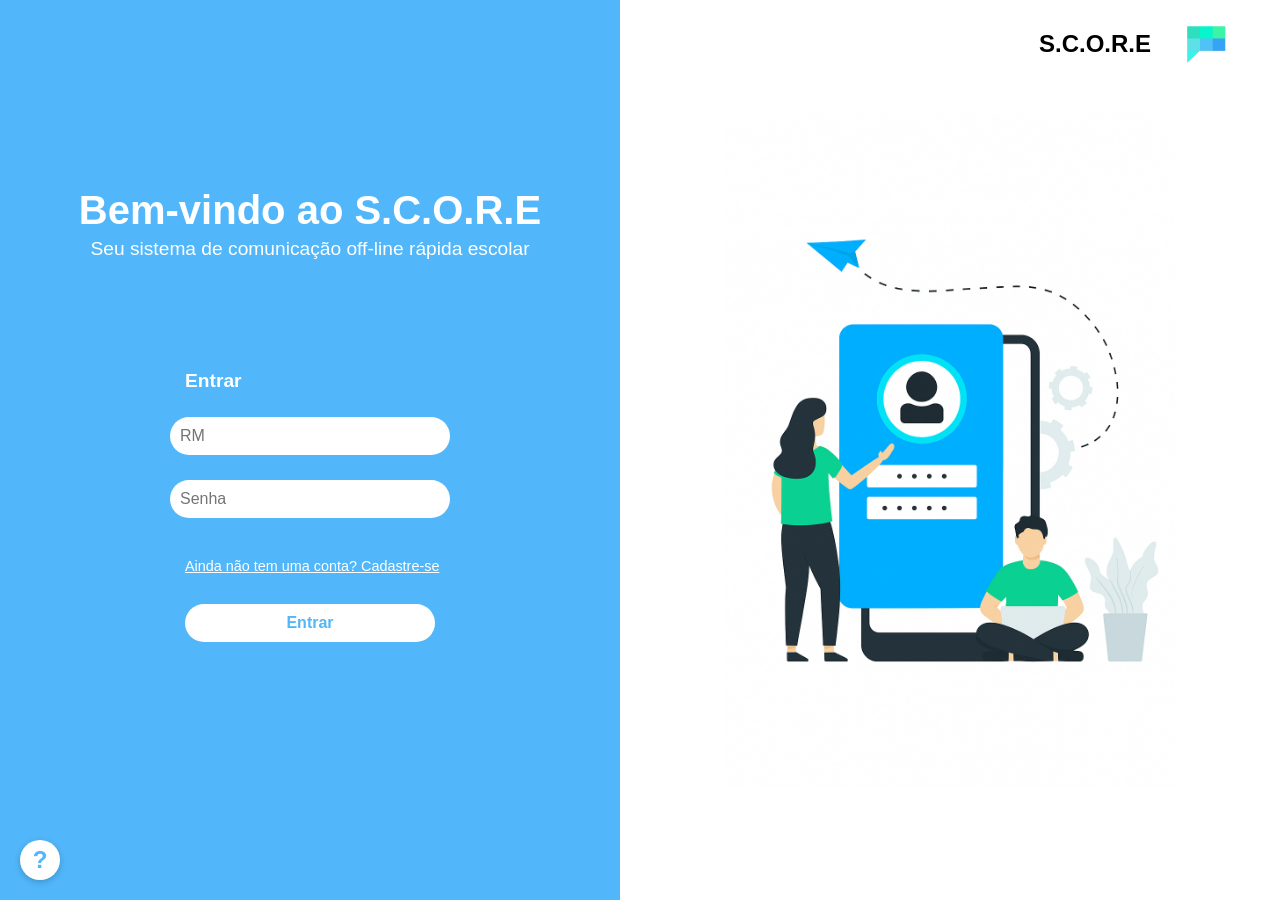
<file: ScoreSeparado/index.html>
<!DOCTYPE html>
<html lang="pt-br">

<head>
  <meta charset="UTF-8" />
  <title>Home - S.C.O.R.E</title>
  <meta name="viewport" content="width=device-width, initial-scale=1" />
  <link rel="stylesheet" href="style.css">
  <script src="index.js" defer></script>
</head>

<body>
  <div class="container">
    <div class="left-side">

      <div class="welcome-text">
        <h1 class="fade-in">Bem-vindo ao S.C.O.R.E</h1>
        <p class="subtitle">Seu sistema de comunicação off-line rápida escolar</p>
      </div>

      <form class="login-form" id="formLogin">
        <p class="login-title">Entrar</p>

        <div class="input-group" id="userGroup">
          <input type="number" id="rm" placeholder="RM" required />
          <span class="icon success-icon">✔️</span>
          <span class="icon error-icon">❌</span>
          <div class="error-message">Por favor, preencha o RM.</div>
        </div>

        <div class="input-group" id="senhaGroup">
          <input type="password" id="senha" placeholder="Senha" required />
          <span class="icon success-icon">✔️</span>
          <span class="icon error-icon">❌</span>
          <div class="error-message">Por favor, preencha a senha.</div>
        </div>

        <span id="mensagem"></span>

        <a href="./cadastrar/cadastrar.html" class="signup-link">Ainda não tem uma conta? Cadastre-se</a>
        <button type="button" id="btnLogin">Entrar</button>
      </form>



    </div>

    <div class="header">
      <span>S.C.O.R.E</span>
      <img src="./pictures/logo.jpg" alt="Logo" />
    </div>

    <div class="right-side">
      <img src="./pictures/login.png" alt="Login" />
    </div>
  </div>

  <a href="tutorialLogin.html" class="help-button" title="Ajuda / Tutorial">?</a>

</body>

</html>
</file>
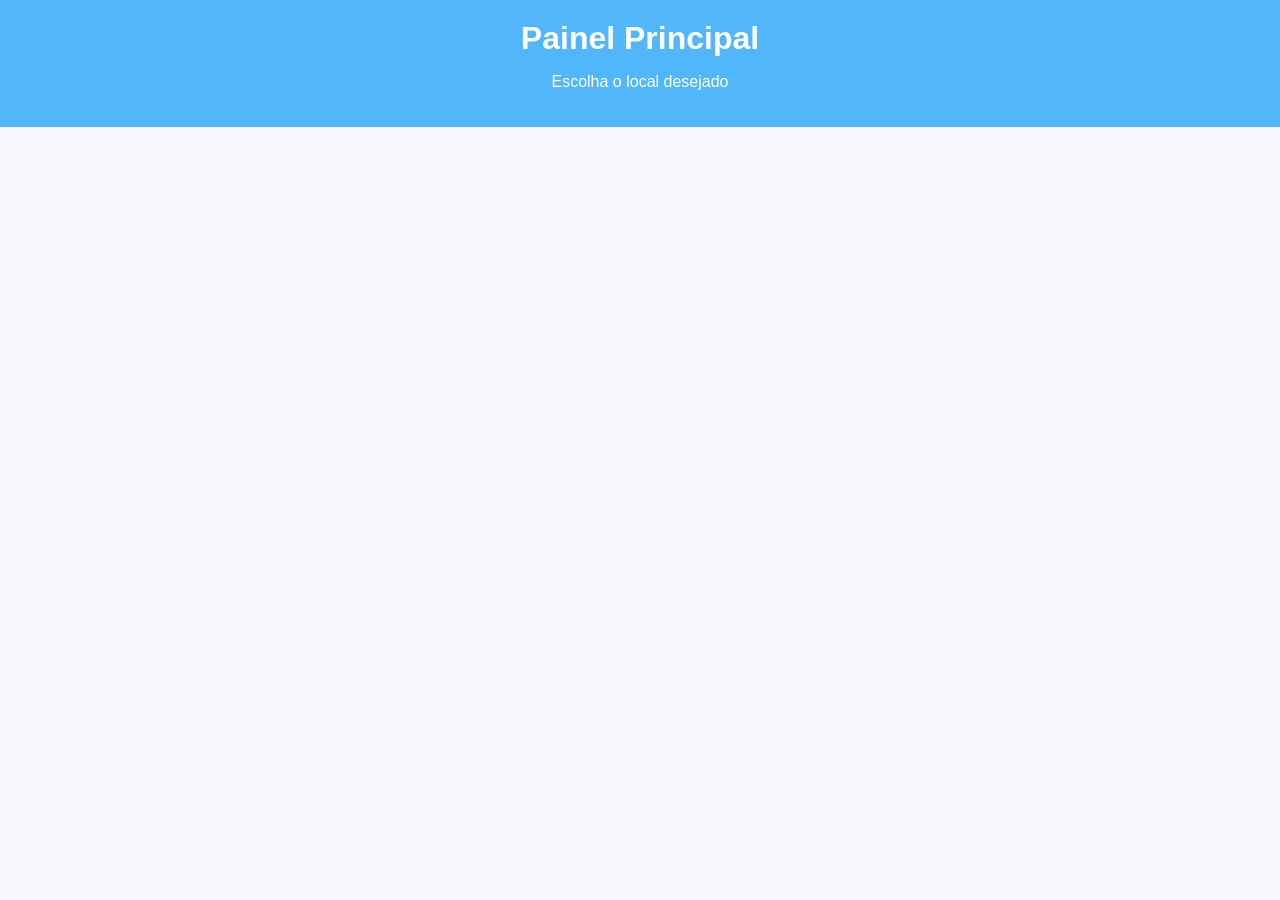
<file: ScoreSeparado/principal/index.html>
<!DOCTYPE html>
<html lang="pt-BR">
<head>
    <meta charset="UTF-8">
    <title>Painel Principal</title>
    <link rel="stylesheet" href="style.css">
    <script>
       document.addEventListener("DOMContentLoaded", () => {
    const container = document.querySelector(".botoes-container");

    fetch("get_locais.php")
        .then(res => res.json())
        .then(locais => {
            locais.forEach(local => {
                const btn = document.createElement("button");
                btn.className = "btn-local";
                btn.textContent = local;
                btn.dataset.local = local;
                btn.addEventListener("click", () => {
                    window.location.href = `chat/chat.php?local=${encodeURIComponent(local)}`;
                });
                container.appendChild(btn);
            });
        })
        .catch(err => console.error("Erro ao carregar locais:", err));
});

    </script>
</head>
<body>
    <header>
        <h1>Painel Principal</h1>
        <p>Escolha o local desejado</p>
    </header>
  

    <main class="botoes-container"></main>

</body>
</html>
</file>
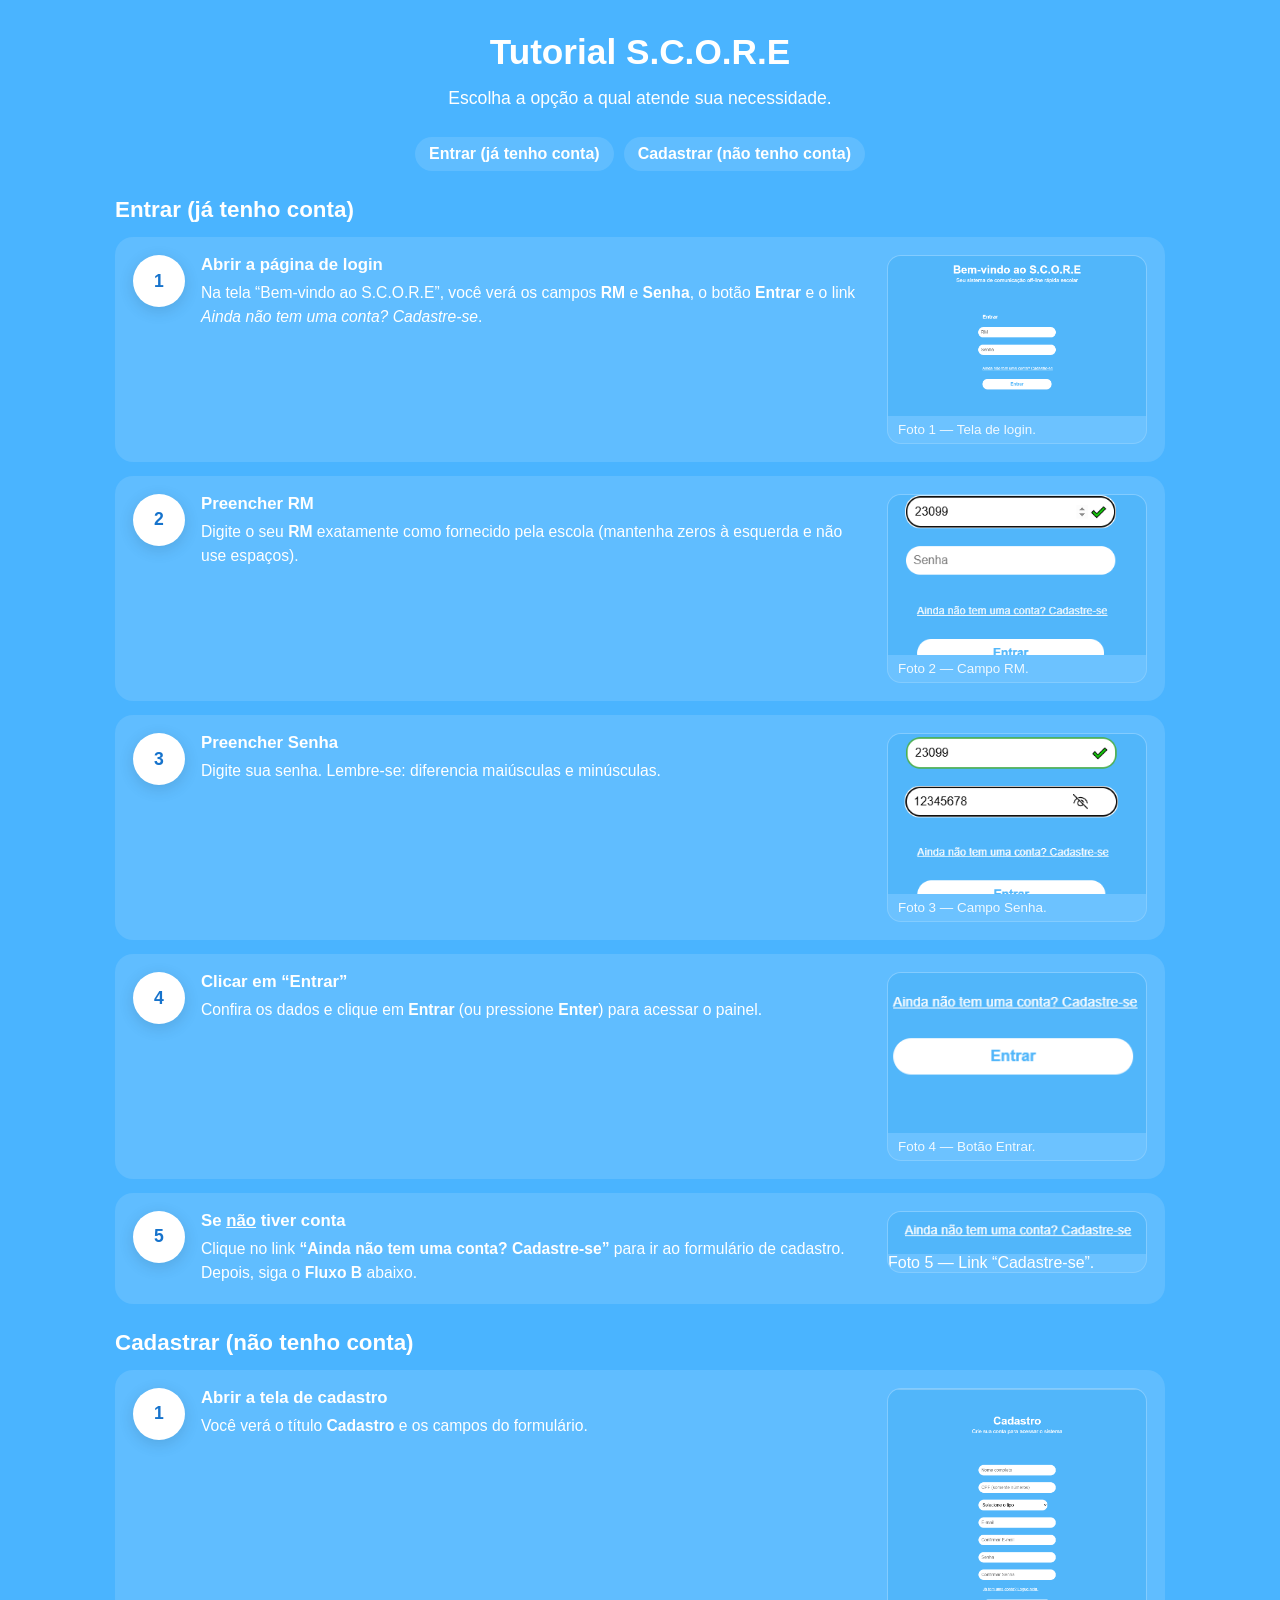
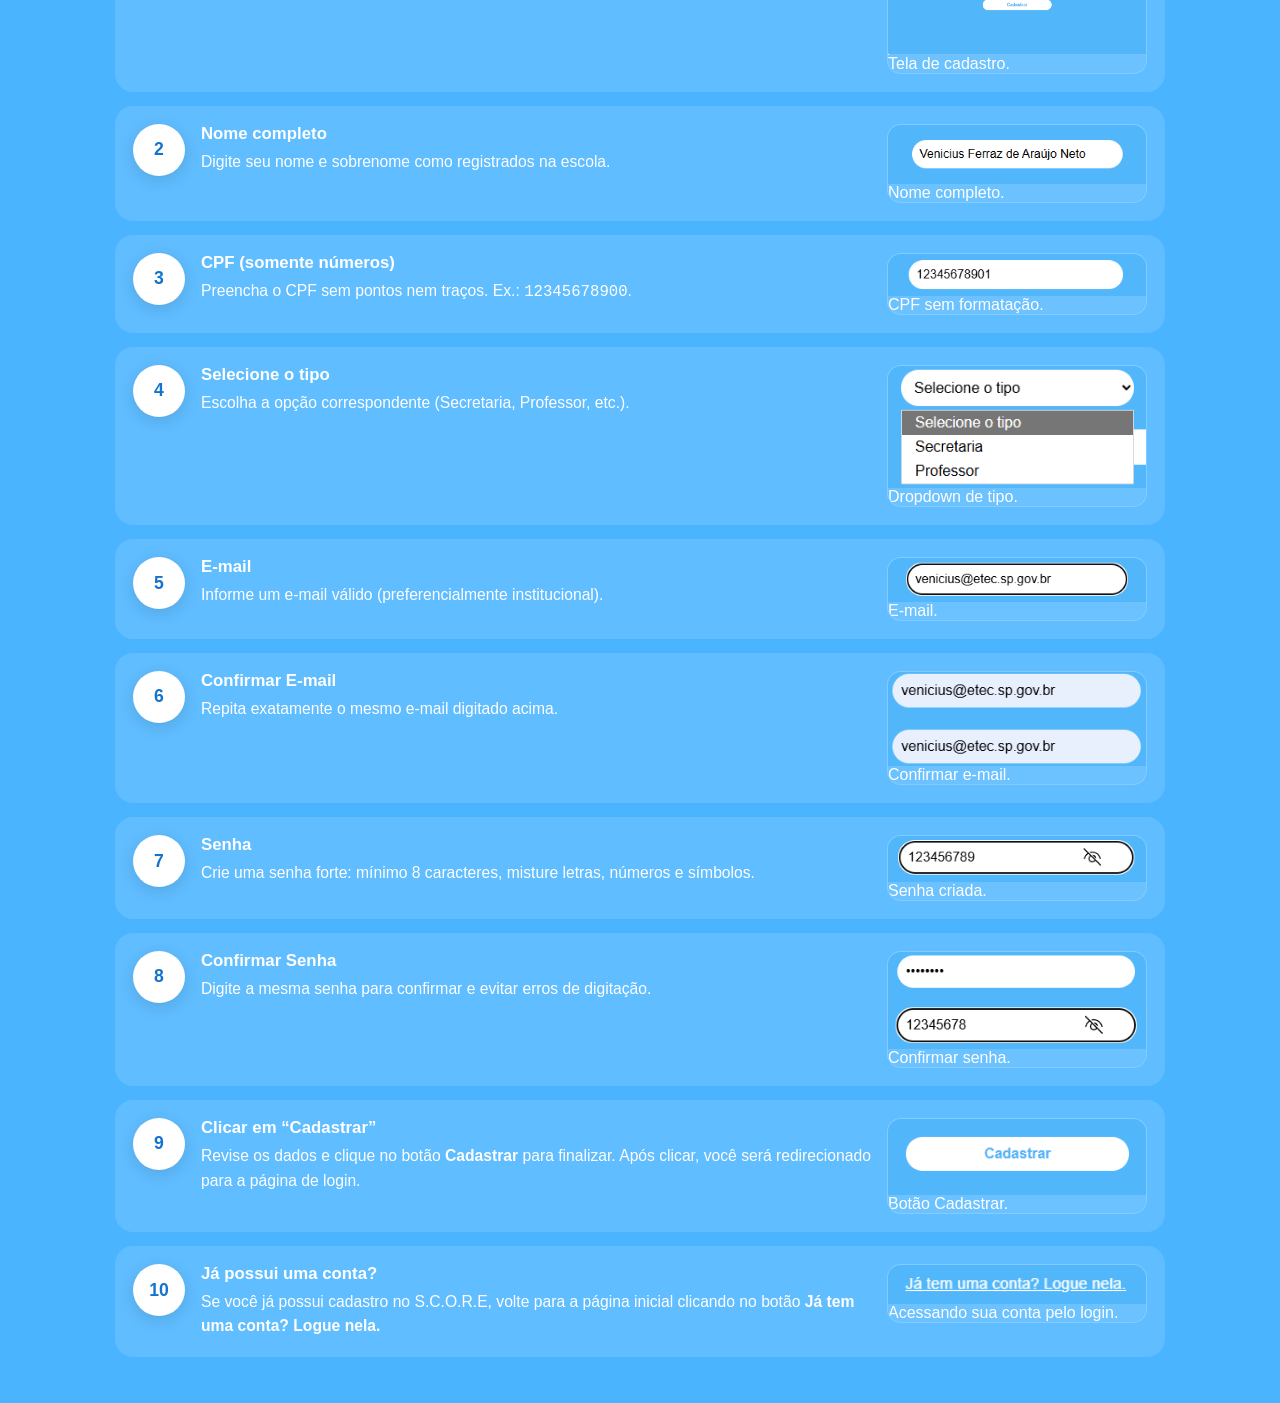
<file: ScoreSeparado/tutorialLogin.html>
<!DOCTYPE html>
<html lang="pt-br">

<head>
    <meta charset="UTF-8" />
    <title>Tutorial - S.C.O.R.E</title>
    <meta name="viewport" content="width=device-width, initial-scale=1" />
    <link rel="stylesheet" href="style.css">
    <style>
        :root {
            --blue: #4ab4ff;
            --card-bg: rgba(255, 255, 255, .12);
            --radius: 18px;
        }

        body {
            margin: 0;
            font-family: Arial, sans-serif;
            background: var(--blue);
            color: #fff;
        }

        .tutorial-wrap {
            max-width: 1050px;
            margin: 0 auto;
            padding: 32px 20px;
        }

        .title {
            font-size: 2.2rem;
            text-align: center;
            margin: 0 0 16px;
            animation: fadeDown 0.8s ease both;
        }

        .subtitle {
            opacity: .9;
            text-align: center;
            margin: 0 0 28px;
            animation: fadeDown 0.9s ease both;
        }

        .nav-chips {
            display: flex;
            gap: 10px;
            justify-content: center;
            flex-wrap: wrap;
            margin-bottom: 22px;
        }

        .chip {
            background: var(--card-bg);
            padding: 8px 14px;
            border-radius: 999px;
            color: #fff;
            text-decoration: none;
            font-weight: 600
        }

        h2.flow-title {
            margin: 26px 0 14px;
            font-size: 1.4rem;
        }

        .step-card {
            background: var(--card-bg);
            border-radius: var(--radius);
            padding: 18px;
            display: grid;
            grid-template-columns: 52px 1fr 260px;
            gap: 16px;
            align-items: start;
            animation: fadeInOnly 0.9s ease both;
            margin-bottom: 14px;
        }

        .num {
            width: 52px;
            height: 52px;
            border-radius: 50%;
            display: flex;
            align-items: center;
            justify-content: center;
            background: #fff;
            color: #1673cc;
            font-weight: 800;
            font-size: 1.1rem;
            box-shadow: 0 4px 16px rgba(0, 0, 0, .12)
        }

        .step-body h3 {
            margin: 0 0 6px;
            font-size: 1.05rem;
            color: #fff
        }

        .step-body p,
        .step-body ul {
            margin: 0;
            line-height: 1.55;
            font-size: .98rem
        }

        .step-body ul {
            padding-left: 18px;
            margin-top: 6px
        }

        figure.step-fig {
            margin: 0;
            background: rgba(255, 255, 255, .08);
            border-radius: 14px;
            overflow: hidden;
            border: 1px solid rgba(255, 255, 255, .16)
        }

        figure.step-figB {
            margin: 0;
            background: rgba(255, 255, 255, .08);
            border-radius: 14px;
            overflow: hidden;
            border: 1px solid rgba(255, 255, 255, .16)
        }

        figure.step-figB img {
            display: block;
            width: 100%;
            height: 100%;
            object-fit: cover
        }

        figure.step-fig img {
            display: block;
            width: 100%;
            height: 160px;
            object-fit: cover
        }

        figure.step-fig figcaption {
            font-size: .84rem;
            padding: 6px 10px;
            opacity: .9
        }

        @media (max-width:900px) {
            .step-card {
                grid-template-columns: 52px 1fr
            }

            figure.step-fig {
                grid-column: 1/-1;
                margin-top: 8px
            }
        }

        /* animações iguais ao seu projeto */
        @keyframes fadeDown {
            0% {
                opacity: 0;
                transform: translateY(-12px)
            }

            100% {
                opacity: 1;
                transform: translateY(0)
            }
        }

        @keyframes fadeInOnly {
            from {
                opacity: 0
            }

            to {
                opacity: 1
            }
        }
    </style>
</head>

<body>
    <div class="tutorial-wrap">
        <h1 class="title">Tutorial S.C.O.R.E</h1>
        <p class="subtitle">Escolha a opção a qual atende sua necessidade.</p>

        <div class="nav-chips">
            <a class="chip" href="#fluxo-login">Entrar (já tenho conta)</a>
            <a class="chip" href="#fluxo-cadastro">Cadastrar (não tenho conta)</a>
        </div>

        <!-- ==================== FLUXO A: LOGIN ==================== -->
        <section id="fluxo-login" aria-labelledby="t-login">
            <h2 id="t-login" class="flow-title">Entrar (já tenho conta)</h2>

            <article class="step-card">
                <div class="num">1</div>
                <div class="step-body">
                    <h3>Abrir a página de login</h3>
                    <p>Na tela “Bem-vindo ao S.C.O.R.E”, você verá os campos <strong>RM</strong> e
                        <strong>Senha</strong>, o botão <strong>Entrar</strong> e o link <em>Ainda não tem uma conta?
                            Cadastre-se</em>.</p>
                </div>
                <figure class="step-fig">
                    <img src="./pictures/pagInicial.png" alt="Tela de login - visão geral">
                    <figcaption>Foto 1 — Tela de login.</figcaption>
                </figure>
            </article>

            <article class="step-card">
                <div class="num">2</div>
                <div class="step-body">
                    <h3>Preencher RM</h3>
                    <p>Digite o seu <strong>RM</strong> exatamente como fornecido pela escola (mantenha zeros à esquerda
                        e não use espaços).</p>
                </div>
                <figure class="step-fig">
                    <img src="./pictures/rmP.png" alt="Campo RM preenchido">
                    <figcaption>Foto 2 — Campo RM.</figcaption>
                </figure>
            </article>

            <article class="step-card">
                <div class="num">3</div>
                <div class="step-body">
                    <h3>Preencher Senha</h3>
                    <p>Digite sua senha. Lembre-se: diferencia maiúsculas e minúsculas.</p>
                </div>
                <figure class="step-fig">
                    <img src="./pictures/senhaP.png" alt="Campo senha preenchido">
                    <figcaption>Foto 3 — Campo Senha.</figcaption>
                </figure>
            </article>

            <article class="step-card">
                <div class="num">4</div>
                <div class="step-body">
                    <h3>Clicar em “Entrar”</h3>
                    <p>Confira os dados e clique em <strong>Entrar</strong> (ou pressione <strong>Enter</strong>) para
                        acessar o painel.</p>
                </div>
                <figure class="step-fig">
                    <img src="./pictures/btEntrar.png" alt="Botão Entrar destacado">
                    <figcaption>Foto 4 — Botão Entrar.</figcaption>
                </figure>
            </article>

            <article class="step-card">
                <div class="num">5</div>
                <div class="step-body">
                    <h3>Se <u>não</u> tiver conta</h3>
                    <p>Clique no link <strong>“Ainda não tem uma conta? Cadastre-se”</strong> para ir ao formulário de
                        cadastro. Depois, siga o <strong>Fluxo B</strong> abaixo.</p>
                </div>
                <figure class="step-figB">
                    <img src="./pictures/cadLog.png" alt="Link Cadastre-se destacado">
                    <figcaption>Foto 5 — Link “Cadastre-se”.</figcaption>
                </figure>
            </article>
        </section>

        <!-- ==================== FLUXO B: CADASTRO ==================== -->
        <section id="fluxo-cadastro" aria-labelledby="t-cad">
            <h2 id="t-cad" class="flow-title">Cadastrar (não tenho conta)</h2>

            <article class="step-card">
                <div class="num">1</div>
                <div class="step-body">
                    <h3>Abrir a tela de cadastro</h3>
                    <p>Você verá o título <strong>Cadastro</strong> e os campos do formulário.</p>
                </div>
                <figure class="step-figB">
                    <img src="./pictures/pagCad.png" alt="Tela de cadastro - visão geral">
                    <figcaption>Tela de cadastro.</figcaption>
                </figure>
            </article>

            <article class="step-card">
                <div class="num">2</div>
                <div class="step-body">
                    <h3>Nome completo</h3>
                    <p>Digite seu nome e sobrenome como registrados na escola.</p>
                </div>
                <figure class="step-figB">
                    <img src="./pictures/campoNome.png" alt="Campo Nome completo">
                    <figcaption>Nome completo.</figcaption>
                </figure>
            </article>

            <article class="step-card">
                <div class="num">3</div>
                <div class="step-body">
                    <h3>CPF (somente números)</h3>
                    <p>Preencha o CPF sem pontos nem traços. Ex.: <code>12345678900</code>.</p>
                </div>
                <figure class="step-figB">
                    <img src="./pictures/cpfP.png" alt="Campo CPF">
                    <figcaption>CPF sem formatação.</figcaption>
                </figure>
            </article>

            <article class="step-card">
                <div class="num">4</div>
                <div class="step-body">
                    <h3>Selecione o tipo</h3>
                    <p>Escolha a opção correspondente (Secretaria, Professor, etc.).</p>
                </div>
                <figure class="step-figB">
                    <img src="./pictures/campoTipo.png" alt="Seleção de tipo">
                    <figcaption>Dropdown de tipo.</figcaption>
                </figure>
            </article>

            <article class="step-card">
                <div class="num">5</div>
                <div class="step-body">
                    <h3>E-mail</h3>
                    <p>Informe um e-mail válido (preferencialmente institucional).</p>
                </div>
                <figure class="step-figB">
                    <img src="./pictures/emailP.png" alt="Campo E-mail">
                    <figcaption>E-mail.</figcaption>
                </figure>
            </article>

            <article class="step-card">
                <div class="num">6</div>
                <div class="step-body">
                    <h3>Confirmar E-mail</h3>
                    <p>Repita exatamente o mesmo e-mail digitado acima.</p>
                </div>
                <figure class="step-figB">
                    <img src="./pictures/confEmail.png" alt="Campo Confirmar E-mail">
                    <figcaption>Confirmar e-mail.</figcaption>
                </figure>
            </article>

            <article class="step-card">
                <div class="num">7</div>
                <div class="step-body">
                    <h3>Senha</h3>
                    <p>Crie uma senha forte: mínimo 8 caracteres, misture letras, números e símbolos.</p>
                </div>
                <figure class="step-figB">
                    <img src="./pictures/senhaP2.png" alt="Campo Senha">
                    <figcaption>Senha criada.</figcaption>
                </figure>
            </article>

            <article class="step-card">
                <div class="num">8</div>
                <div class="step-body">
                    <h3>Confirmar Senha</h3>
                    <p>Digite a mesma senha para confirmar e evitar erros de digitação.</p>
                </div>
                <figure class="step-figB">
                    <img src="./pictures/confSenha.png" alt="Campo Confirmar Senha">
                    <figcaption>Confirmar senha.</figcaption>
                </figure>
            </article>

            <article class="step-card">
                <div class="num">9</div>
                <div class="step-body">
                    <h3>Clicar em “Cadastrar”</h3>
                    <p>Revise os dados e clique no botão <strong>Cadastrar</strong> para finalizar. Após clicar, você será redirecionado para a página de login.</p>
                </div>
                <figure class="step-figB">
                    <img src="./pictures/btnCadastrar.png" alt="Botão Cadastrar">
                    <figcaption>Botão Cadastrar.</figcaption>
                </figure>
            </article>

            <article class="step-card">
                <div class="num">10</div>
                <div class="step-body">
                    <h3>Já possui uma conta?</h3>
                    <p>Se você já possui cadastro no S.C.O.R.E, volte para a página inicial clicando no botão <strong>Já tem uma conta? Logue nela.</strong></p>
                </div>
                <figure class="step-figB">
                    <img src="./pictures/jaTemConta.png" alt="Tela de login do S.C.O.R.E">
                    <figcaption> Acessando sua conta pelo login.</figcaption>
                </figure>
            </article>
            

           
        </section>
    </div>
</body>

</html>
</file>
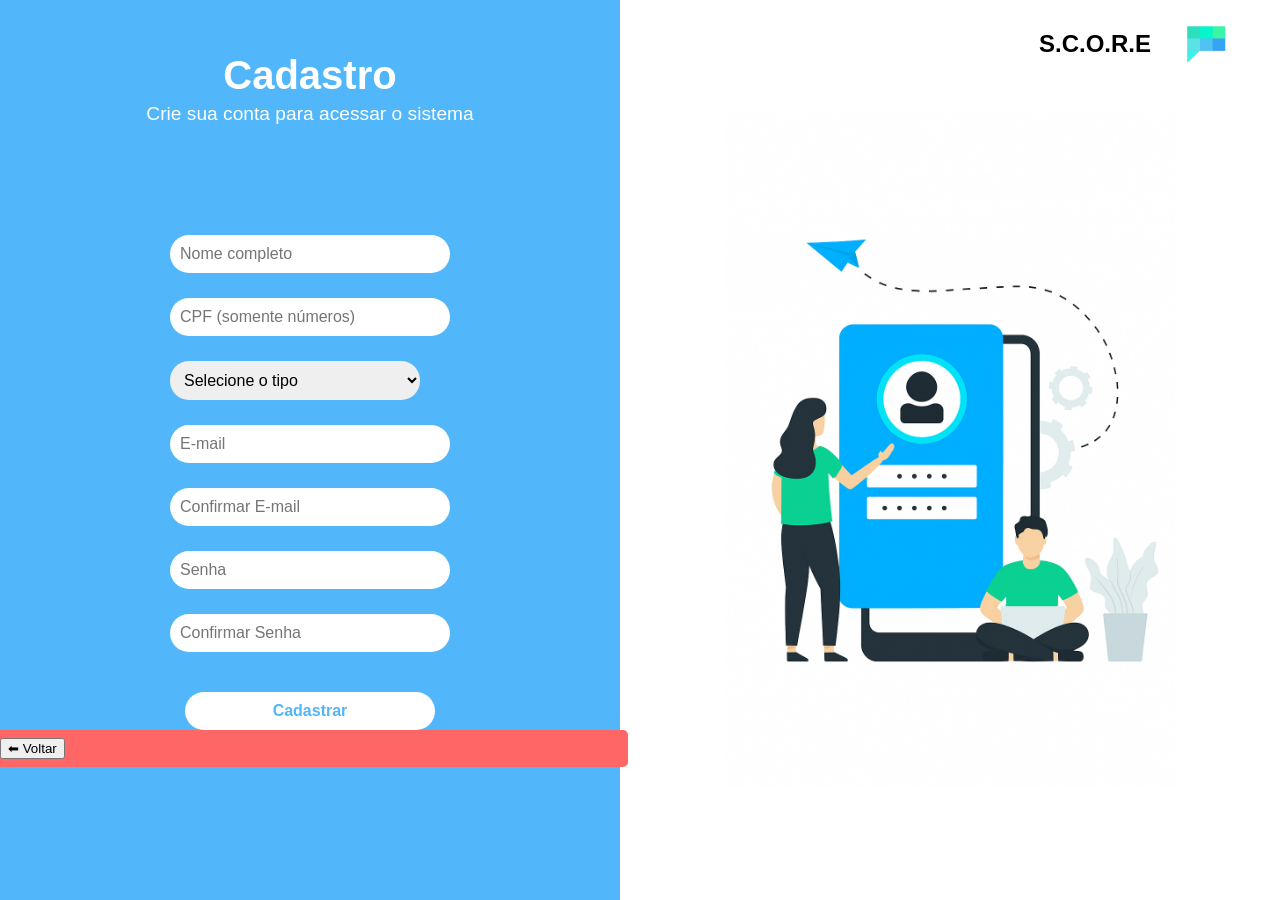
<file: ScoreSeparado/cadastrar/cadastrar.html>
<!DOCTYPE html>
<html lang="pt-BR">
<head>
  <meta charset="UTF-8">
  <title>Cadastrar Usuário</title>
  <link rel="stylesheet" href="cadastrar.css">
</head>
<body>
  <div class="container">
    <div class="left-side">
      <div class="welcome-text">
        <h1 class="fade-in">Cadastro</h1>
        <p class="subtitle">Crie sua conta para acessar o sistema</p>
      </div>

      <form class="login-form" id="formCadastro" method="POST" action="cadastrar.php">
        <div class="input-group">
          <input type="text" name="nome" id="nome" placeholder="Nome completo" required>
        </div>

        <div class="input-group">
          <input type="text" name="cpf" id="cpf" placeholder="CPF (somente números)" maxlength="11" required>
        </div>

        <div class="input-group">
          <select name="tipo" id="tipo" required>
            <option value="">Selecione o tipo</option>
            <option value="Secretaria">Secretaria</option>
            <option value="Professor">Professor</option>
          </select>
        </div>

        <div class="input-group">
          <input type="email" name="email" id="email" placeholder="E-mail" required>
        </div>

        <div class="input-group">
          <input type="email" name="confirmar_email" id="confirmar_email" placeholder="Confirmar E-mail" required>
          <span class="error-message">E-mails não coincidem</span>
        </div>

        <div class="input-group">
          <input type="password" name="senha" id="senha" placeholder="Senha" required>
        </div>

        <div class="input-group">
          <input type="password" name="confirmar_senha" id="confirmar_senha" placeholder="Confirmar Senha" required>
          <span class="error-message">Senhas não coincidem</span>
        </div>

        <button type="submit">Cadastrar</button>
      </form>

      <div class="btn-voltar" >
        <button onclick="window.location.href='../index.html'">⬅ Voltar</button>
      </div> 
    </div>

    <div class="header">
      <span>S.C.O.R.E</span>
      <img src="../pictures/logo.jpg" alt="Logo" />
    </div>

    <div class="right-side">
      <img src="../pictures/login.png" alt="Login" />
    </div>
  </div>

  <script src="cadastrar.js"></script
    
</body>
</html>
</file>
<file: ScoreSeparado/style.css>
html,
    body {
      margin: 0;
      padding: 0;
      height: 100%;
      font-family: Arial, sans-serif;
    }

    .container {
      display: flex;
      height: 100vh;
    }

    /* ===== ANIMAÇÃO GERAL ===== */
    @keyframes fadeDown {
      0% {
        opacity: 0;
        transform: translateY(-20px);
      }

      100% {
        opacity: 1;
        transform: translateY(0);
      }
    }

    @keyframes fadeInOnly {
      from {
        opacity: 0;
      }

      to {
        opacity: 1;
      }
    }

    .welcome-text {
      text-align: center;
      margin-bottom: 40px;
      /* empurra o form pra baixo, subindo o texto */
      transform: translateY(-70px);
      /* sobe só o texto */
    }

    .welcome-text h1 {
      margin: 0;
    }

    .welcome-text .subtitle {
      margin: 5px 0 0;
      font-size: 1.2rem;
      color: white;
    }

    .welcome-text .fade-in {
      color: white;
      font-size: 2.5rem;
      margin: 0;
      animation: fadeDown 1s ease forwards;
    }

    .subtitle {
      color: white;
      font-size: 1.1rem;
      margin-top: 8px;
      opacity: 0;
      animation: fadeDown 1s ease forwards;
      animation-delay: 0.5s;
      animation-fill-mode: forwards;
    }



    /* ===== CABEÇALHO (LOGO + TEXTO) ===== */
    .header {
      position: absolute;
      top: 15px;
      right: 0px;
      display: flex;
      align-items: center;
      gap: 10px;
      animation: fadeInOnly 1.2s ease forwards;
      opacity: 0;
    }

    .header img {
      height: 70px;
      width: 130px;
      border-radius: 50%;
      animation: fadeInOnly 1.2s ease forwards;
    }

    .header span {
      font-size: 1.5rem;
      font-weight: bold;
      color: black;
      position: relative;
      top: -6px;
      /* sobe 4px */
      left: 11px;
      /* move 6px pra direita */
    }

    /* ===== TEXTO BEM-VINDO ===== */
    .fade-in {
      color: white;
      font-size: 2.5rem;
      text-align: center;
      margin-bottom: 10px;
      /* diminui a margem pra subir um pouco */
      animation: fadeDown 1s ease forwards;
    }


    /* ===== FORMULÁRIO ===== */
    .login-form {
      display: flex;
      flex-direction: column;
      align-items: center;
      gap: 15px;
      animation: fadeDown 1s ease forwards;
      animation-delay: 0.3s;
      opacity: 0;
    }

    .login-form input {
      width: 250px;
      padding: 10px;
      border: none;
      border-radius: 19px;
      font-size: 1rem;
    }

    .login-form p.login-title {
      color: white;
      font-size: 1.2rem;
      font-weight: 600;
      margin: 0 0 10px 0;
      align-items: flex-start;
      /* alinha texto login à esquerda das caixas */
      width: 250px;
      /* mesma largura das caixas */
    }

    /* Link de cadastro */
    .signup-link {
      font-size: 0.9rem;
      color: white;
      text-decoration: underline;
      cursor: pointer;
      align-self: flex-start;
      /* alinha o texto à esquerda dentro do form */
      margin-left: calc(50% - 125px);
      /* para alinhar com as caixas (250px largura / 2) */
    }

    /* Estilos para mensagens e ícones de validação */
    .input-group {
      position: relative;
      width: 280px;
      margin-bottom: 10px;
    }

    .input-group input {
      width: 100%;
      padding: 10px 35px 10px 10px;
      /* espaço para o ícone */
      border: none;
      border-radius: 19px;
      font-size: 1rem;
      box-sizing: border-box;
    }

    .help-button {
      position: fixed;
      bottom: 20px;
      left: 20px;
      width: 40px;
      height: 40px;
      background-color: #ffffff; /* Botão branco */
      color: #51b6fa;             /* Texto ? azul */
      font-size: 24px;
      font-weight: bold;
      border: none;
      border-radius: 50%;
      text-align: center;
      line-height: 40px;
      text-decoration: none;
      box-shadow: 0 2px 6px rgba(0, 0, 0, 0.2);
      z-index: 1000;
      transition: transform 0.2s ease, box-shadow 0.2s ease;
    }
    
    .help-button:hover {
      transform: scale(1.05);
      box-shadow: 0 4px 10px rgba(0, 0, 0, 0.3);
    }

    /* Ícone de ok (verde) */
    .input-group.success input {
      border: 2px solid #4CAF50;
      padding-right: 35px;
    }

    .input-group.error input {
      border: 2px solid #f44336;
      padding-right: 35px;
    }

    /* Ícone posicionado no canto direito do input */
    .input-group .icon {
      position: absolute;
      right: 10px;
      top: 50%;
      transform: translateY(-50%);
      font-size: 18px;
      display: none;
    }

    .input-group.success .icon.success-icon {
      display: block;
      color: #4CAF50;
    }

    .input-group.error .icon.error-icon {
      display: block;
      color: #f44336;
      top: 35%;
      /* antes era 50%, diminui para subir */
      transform: translateY(-50%);
    }

    /* Mensagem de erro */
    .input-group .error-message {
      color: #f44336;
      font-size: 0.85rem;
      margin-top: 2px;
      display: none;
    }

    .input-group.error .error-message {
      display: block;
    }

    /* Link de cadastro permanece igual */
    .signup-link {
      font-size: 0.9rem;
      color: white;
      text-decoration: underline;
      cursor: pointer;
      align-self: flex-start;
      margin-left: calc(50% - 125px);
    }

    .signup-link:hover {
      color: #d0e6ff;
    }

    .login-form button {
      width: 250px;
      padding: 10px;
      background-color: white;
      color: #51b6fa;
      border: none;
      border-radius: 19px;
      font-size: 1rem;
      font-weight: bold;
      cursor: pointer;
      margin-top: 15px;
      transition: background-color 0.3s;
    }

    .login-form button:hover {
      background-color: #e0e0e0;
    }

    /* ===== LADO ESQUERDO ===== */
    .left-side {
      flex: 1;
      background-color: #51b6fa;
      display: flex;
      flex-direction: column;
      justify-content: center;
      /* volta o form pro centro */
      align-items: center;
    }

    /* ===== LADO DIREITO ===== */
    .right-side {
      flex: 1;
      display: flex;
      justify-content: center;
      align-items: center;
      padding: 20px;
    }

    .right-side img {
      max-width: 450px;
      width: 80%;
      height: auto;
      animation: fadeInOnly 1.5s ease forwards;
      opacity: 0;
    }
</file>
<file: ScoreSeparado/principal/style.css>
body {
    font-family: Arial, sans-serif;
    background-color: #f7f9fc;
    margin: 0;
    padding: 0;
}

header {
    background-color: #51b6fa;
    color: white;
    padding: 20px;
    text-align: center;
}

h1 {
    margin: 0;
}

.botoes-container {
    display: flex;
    flex-wrap: wrap;
    gap: 15px;
    justify-content: center;
    padding: 30px;
}

.btn-local {
    padding: 15px 25px;
    border: none;
    border-radius: 10px;
    background-color: #51b6fa;
    color: white;
    font-size: 1.1rem;
    cursor: pointer;
    transition: background-color 0.3s;
}

.btn-local:hover {
    background-color: #3a9ed6;
}
</file>
<file: ScoreSeparado/cadastrar/cadastrar.css>
/* Importa todo o CSS fornecido */
@import url('../style.css');

/* Ajustes para select */
.login-form select {
  width: 250px;
  padding: 10px;
  border: none;
  border-radius: 19px;
  font-size: 1rem;
}
.btn-voltar {
    width: 100%;
    padding: 8px;
    margin-bottom: 10px;
    border: none;
    background-color: #ff6666;
    color: white;
    border-radius: 5px;
    cursor: pointer;
}

.btn-voltar:hover {
    background-color: #e05555;
}


.header {
  position: absolute;
  top: 15px;
  right: 0px;
  display: flex;
  align-items: center;
  gap: 10px;
  animation: fadeInOnly 1.2s ease forwards;
  opacity: 0;
}

.header img {
  height: 70px;
  width: 130px;
  border-radius: 50%;
  animation: fadeInOnly 1.2s ease forwards;
}

.header span {
  font-size: 1.5rem;
  font-weight: bold;
  color: black;
  position: relative;
  top: -6px;
  /* sobe 4px */
  left: 11px;
  /* move 6px pra direita */
}
</file>
